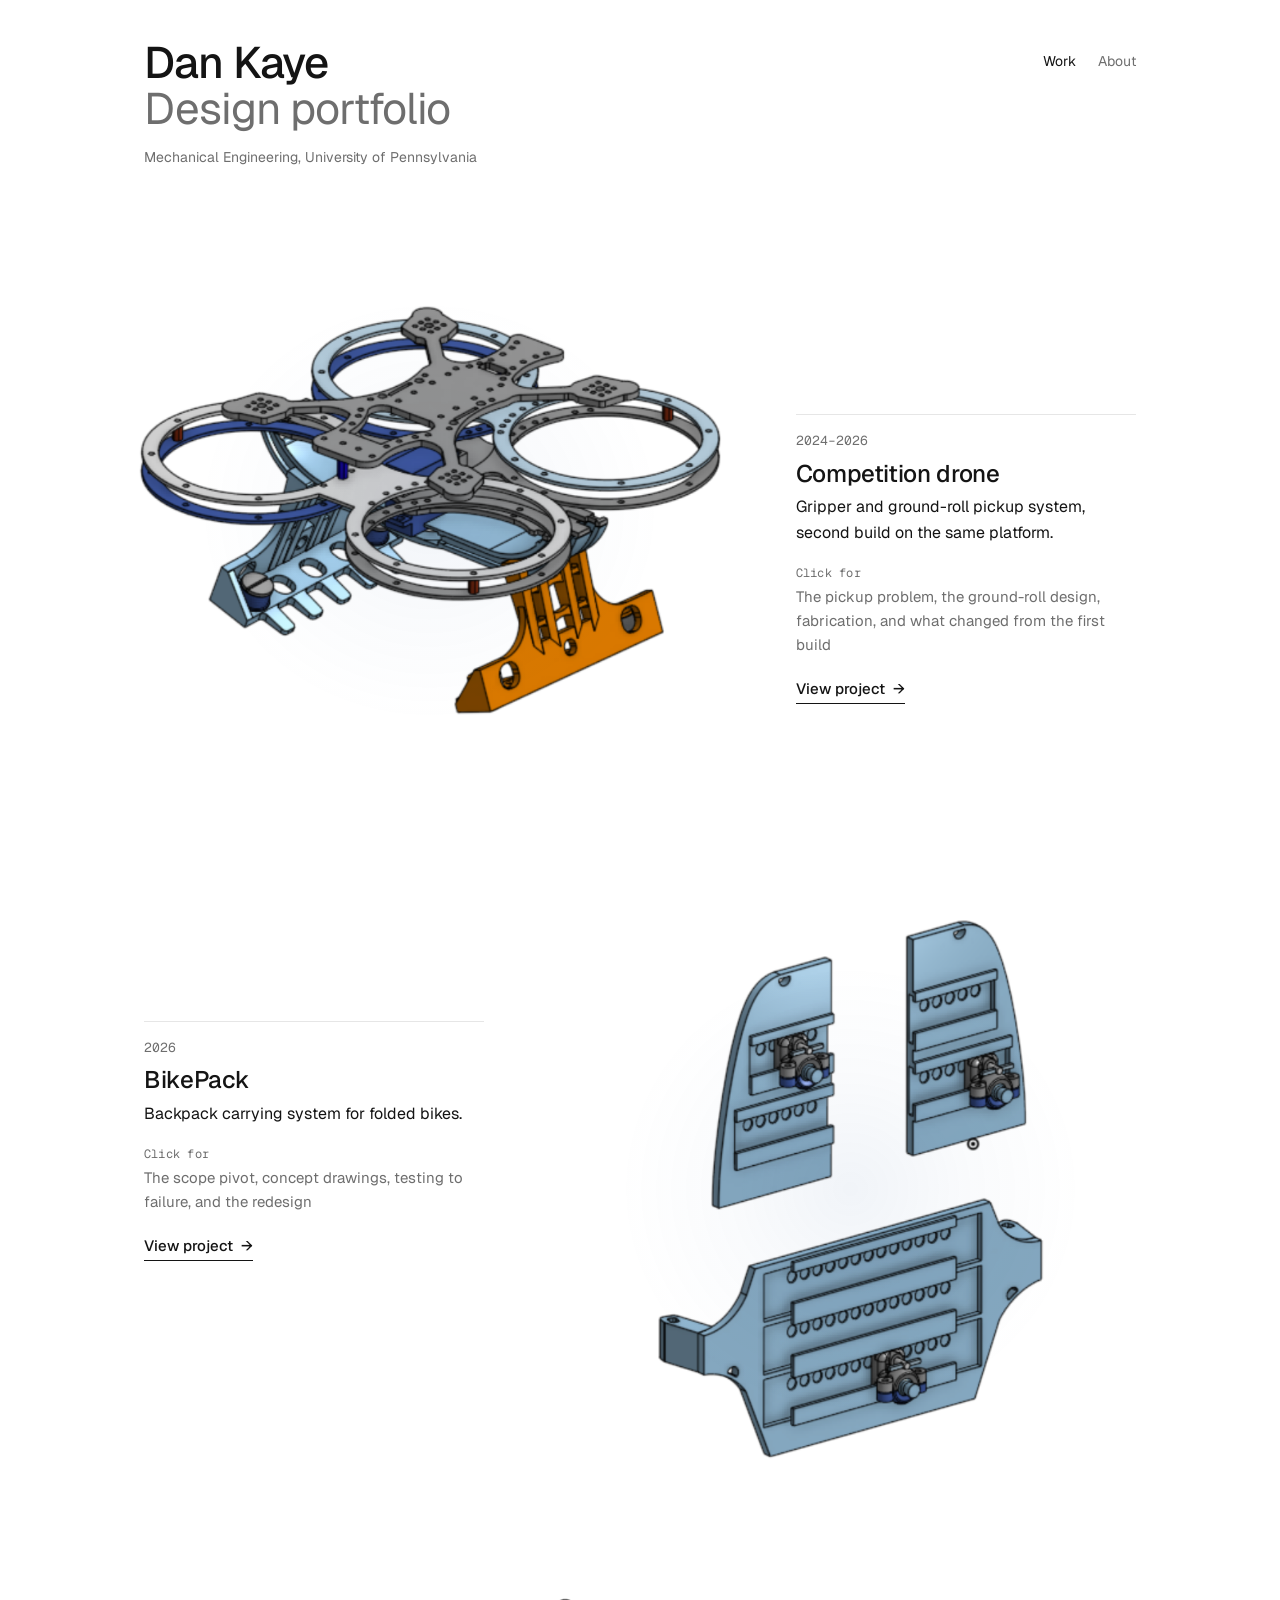
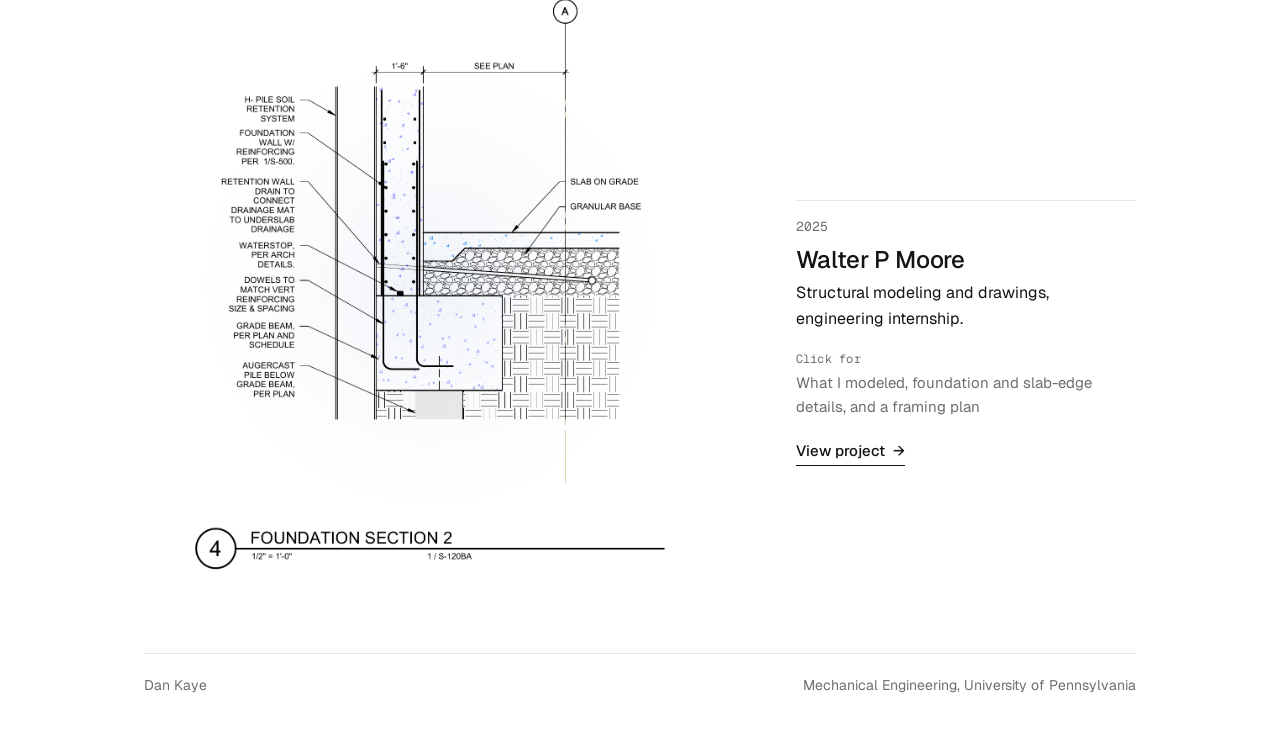
<file: index.html>
<!doctype html>
<html lang="en">
<head>
<meta charset="utf-8">
<meta name="viewport" content="width=device-width, initial-scale=1">
<title>Dan Kaye · Design Portfolio</title>
<meta name="description" content="Design portfolio of Dan Kaye, mechanical engineering student at the University of Pennsylvania.">
<link rel="preconnect" href="https://fonts.googleapis.com">
<link rel="preconnect" href="https://fonts.gstatic.com" crossorigin>
<link rel="stylesheet" href="https://fonts.googleapis.com/css2?family=Geist:wght@400;500&family=Geist+Mono:wght@400&display=swap">
<link rel="stylesheet" href="assets/site.css">
</head>
<body>
<div class="wrap">
  <header class="home-header">
    <div>
      <h1 class="home-name">Dan Kaye</h1>
      <p class="home-title">Design portfolio</p>
      <p class="home-sub">Mechanical Engineering, University of Pennsylvania</p>
    </div>
    <nav class="site-nav" aria-label="Main">
      <a href="./" aria-current="page">Work</a>
      <a href="about.html">About</a>
    </nav>
  </header>

  <main class="work">
    <a class="work-item" href="projects/drone.html">
      <div class="work-shot"><img src="assets/img/drone/gripper-build.png" width="757" height="546" alt="CAD render of the competition drone with its gripper and ground-roll casters"></div>
      <div class="work-text">
        <div class="work-year">2024–2026</div>
        <h2 class="work-title">Competition drone</h2>
        <p class="work-desc">Gripper and ground-roll pickup system, second build on the same platform.</p>
        <p class="work-outline"><span>Click for</span>The pickup problem, the ground-roll design, fabrication, and what changed from the first build</p>
        <span class="work-cta">View project <span aria-hidden="true">→</span></span>
      </div>
    </a>

    <a class="work-item flip" href="projects/bikepack.html">
      <div class="work-shot"><img src="assets/img/bikepack/v2-assembly.png" width="530" height="722" alt="CAD render of the BikePack back plate, shoulder plates and locking anchors"></div>
      <div class="work-text">
        <div class="work-year">2026</div>
        <h2 class="work-title">BikePack</h2>
        <p class="work-desc">Backpack carrying system for folded bikes.</p>
        <p class="work-outline"><span>Click for</span>The scope pivot, concept drawings, testing to failure, and the redesign</p>
        <span class="work-cta">View project <span aria-hidden="true">→</span></span>
      </div>
    </a>

    <a class="work-item" href="projects/walter-p-moore.html">
      <div class="work-shot"><img src="assets/img/wpm/detail4.png" width="1137" height="1370" alt="Foundation section detail from a structural drawing set"></div>
      <div class="work-text">
        <div class="work-year">2025</div>
        <h2 class="work-title">Walter P Moore</h2>
        <p class="work-desc">Structural modeling and drawings, engineering internship.</p>
        <p class="work-outline"><span>Click for</span>What I modeled, foundation and slab-edge details, and a framing plan</p>
        <span class="work-cta">View project <span aria-hidden="true">→</span></span>
      </div>
    </a>
  </main>

  <footer class="site-footer">
    <span>Dan Kaye</span>
    <span>Mechanical Engineering, University of Pennsylvania</span>
  </footer>
</div>
</body>
</html>
</file>
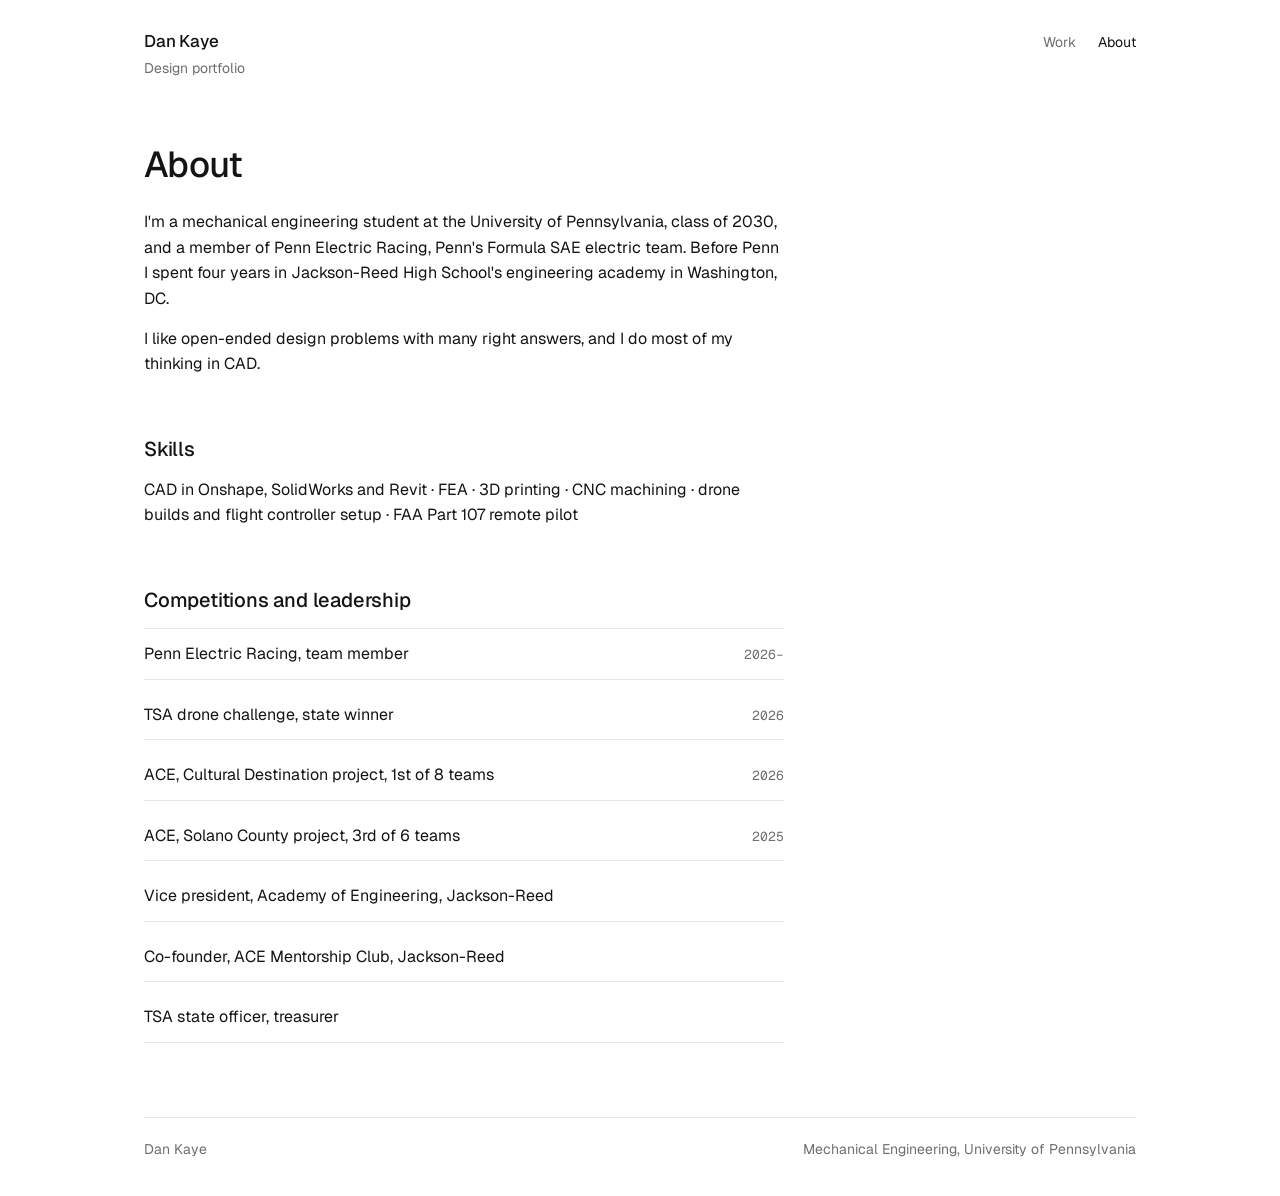
<file: about.html>
<!doctype html>
<html lang="en">
<head>
<meta charset="utf-8">
<meta name="viewport" content="width=device-width, initial-scale=1">
<title>About · Dan Kaye</title>
<meta name="description" content="About Dan Kaye, mechanical engineering student at the University of Pennsylvania.">
<link rel="preconnect" href="https://fonts.googleapis.com">
<link rel="preconnect" href="https://fonts.gstatic.com" crossorigin>
<link rel="stylesheet" href="https://fonts.googleapis.com/css2?family=Geist:wght@400;500&family=Geist+Mono:wght@400&display=swap">
<link rel="stylesheet" href="assets/site.css">
</head>
<body>
<div class="wrap">
  <header class="site-header">
    <div>
      <a class="site-name" href="./">Dan Kaye</a>
      <div class="site-sub">Design portfolio</div>
    </div>
    <nav class="site-nav" aria-label="Main">
      <a href="./">Work</a>
      <a href="about.html" aria-current="page">About</a>
    </nav>
  </header>

  <main class="about">
    <div class="prose">
      <h1>About</h1>
      <p>I'm a mechanical engineering student at the University of Pennsylvania, class of 2030, and a member of Penn Electric Racing, Penn's Formula SAE electric team. Before Penn I spent four years in Jackson-Reed High School's engineering academy in Washington, DC.</p>
      <p>I like open-ended design problems with many right answers, and I do most of my thinking in CAD.</p>

      <h2>Skills</h2>
      <p>CAD in Onshape, SolidWorks and Revit · FEA · 3D printing · CNC machining · drone builds and flight controller setup · FAA Part 107 remote pilot</p>

      <h2>Competitions and leadership</h2>
    </div>
    <ul class="list prose">
      <li><span>Penn Electric Racing, team member</span><span>2026–</span></li>
      <li><span>TSA drone challenge, state winner</span><span>2026</span></li>
      <li><span>ACE, Cultural Destination project, 1st of 8 teams</span><span>2026</span></li>
      <li><span>ACE, Solano County project, 3rd of 6 teams</span><span>2025</span></li>
      <li><span>Vice president, Academy of Engineering, Jackson-Reed</span><span></span></li>
      <li><span>Co-founder, ACE Mentorship Club, Jackson-Reed</span><span></span></li>
      <li><span>TSA state officer, treasurer</span><span></span></li>
    </ul>
  </main>

  <footer class="site-footer">
    <span>Dan Kaye</span>
    <span>Mechanical Engineering, University of Pennsylvania</span>
  </footer>
</div>
</body>
</html>
</file>
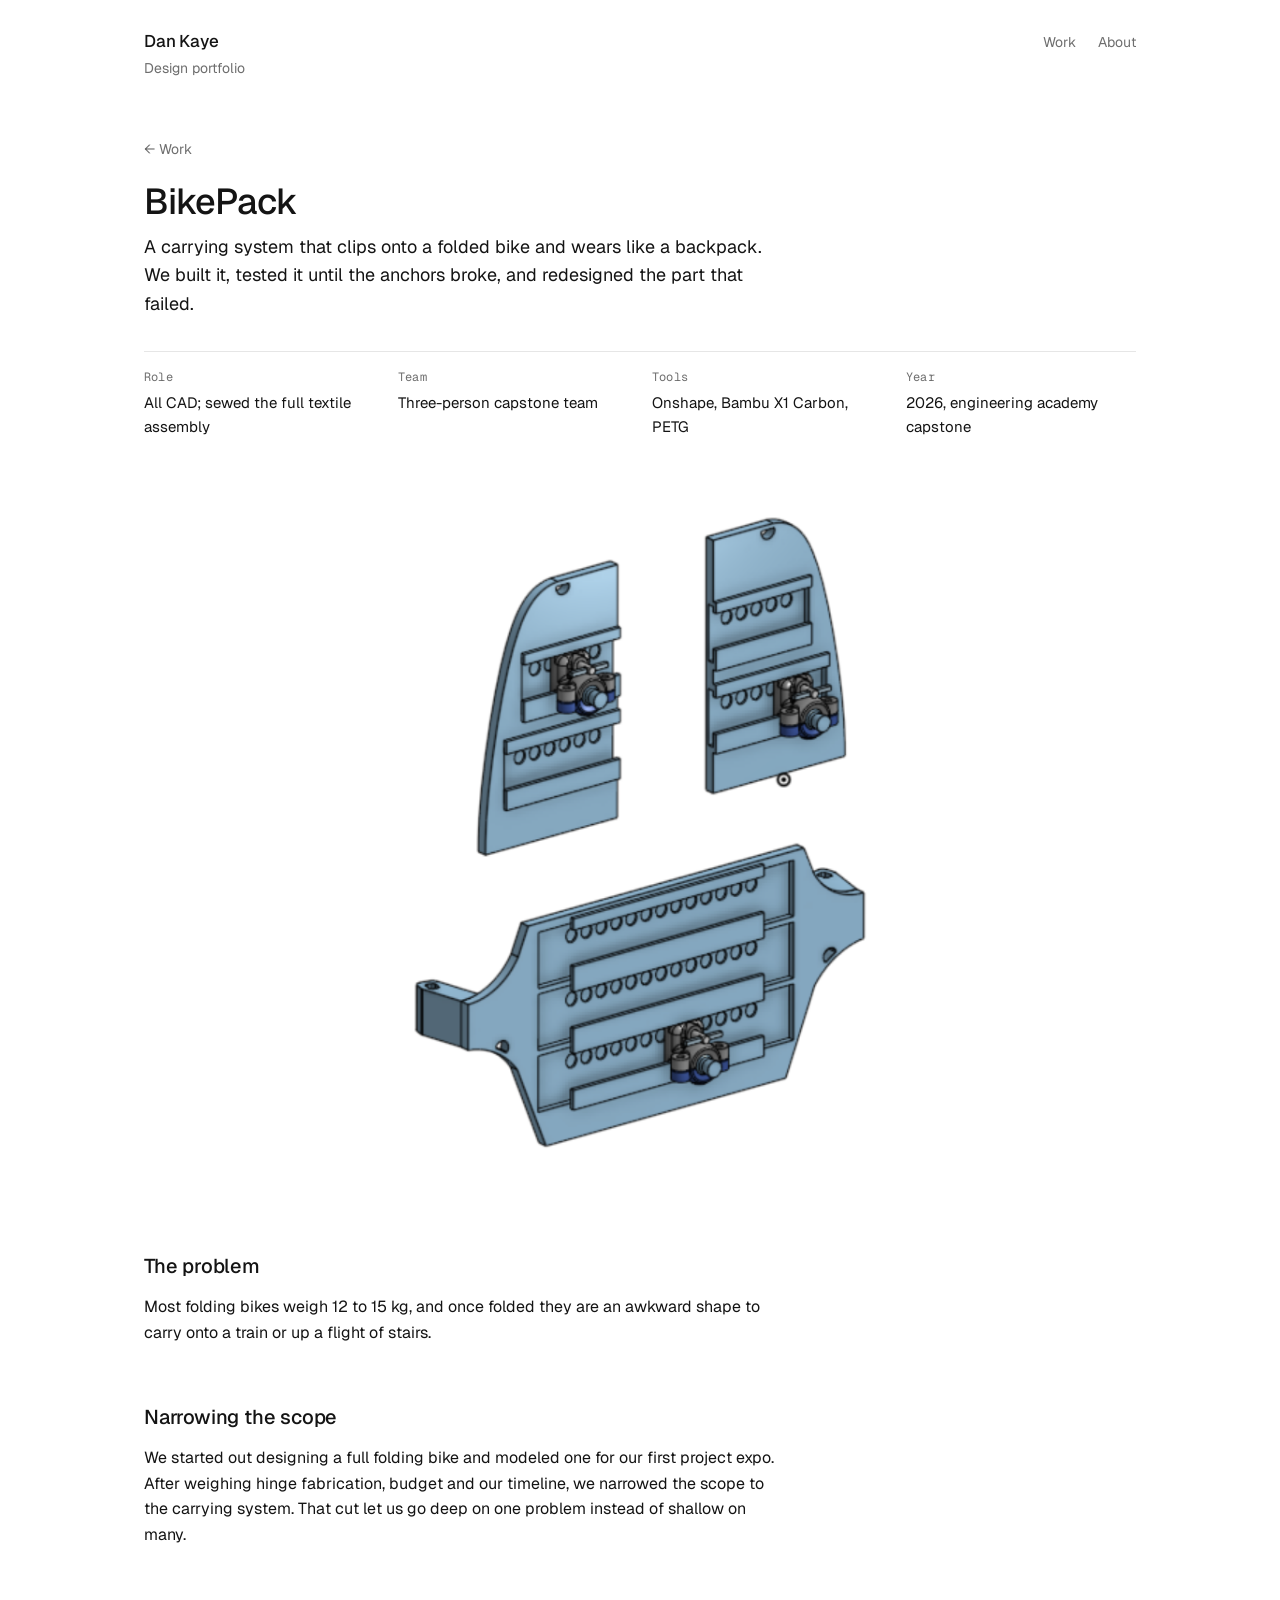
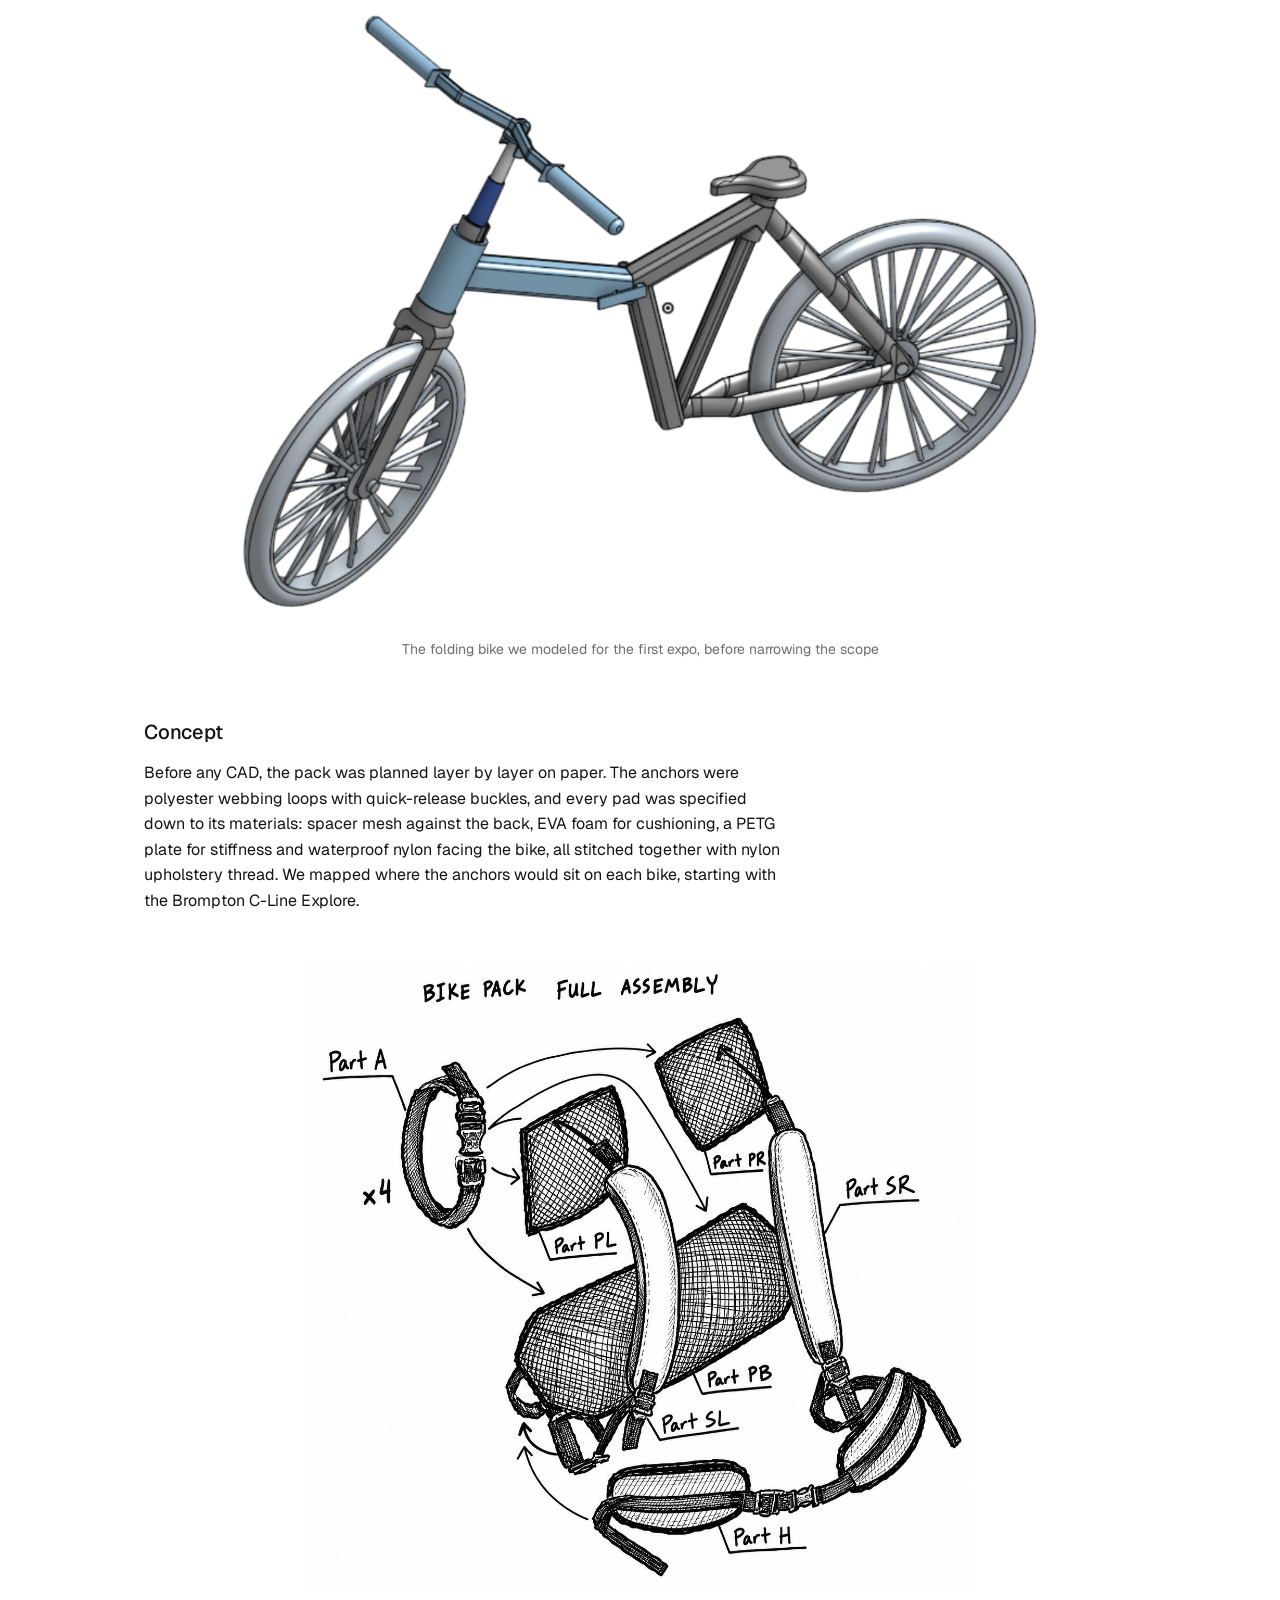
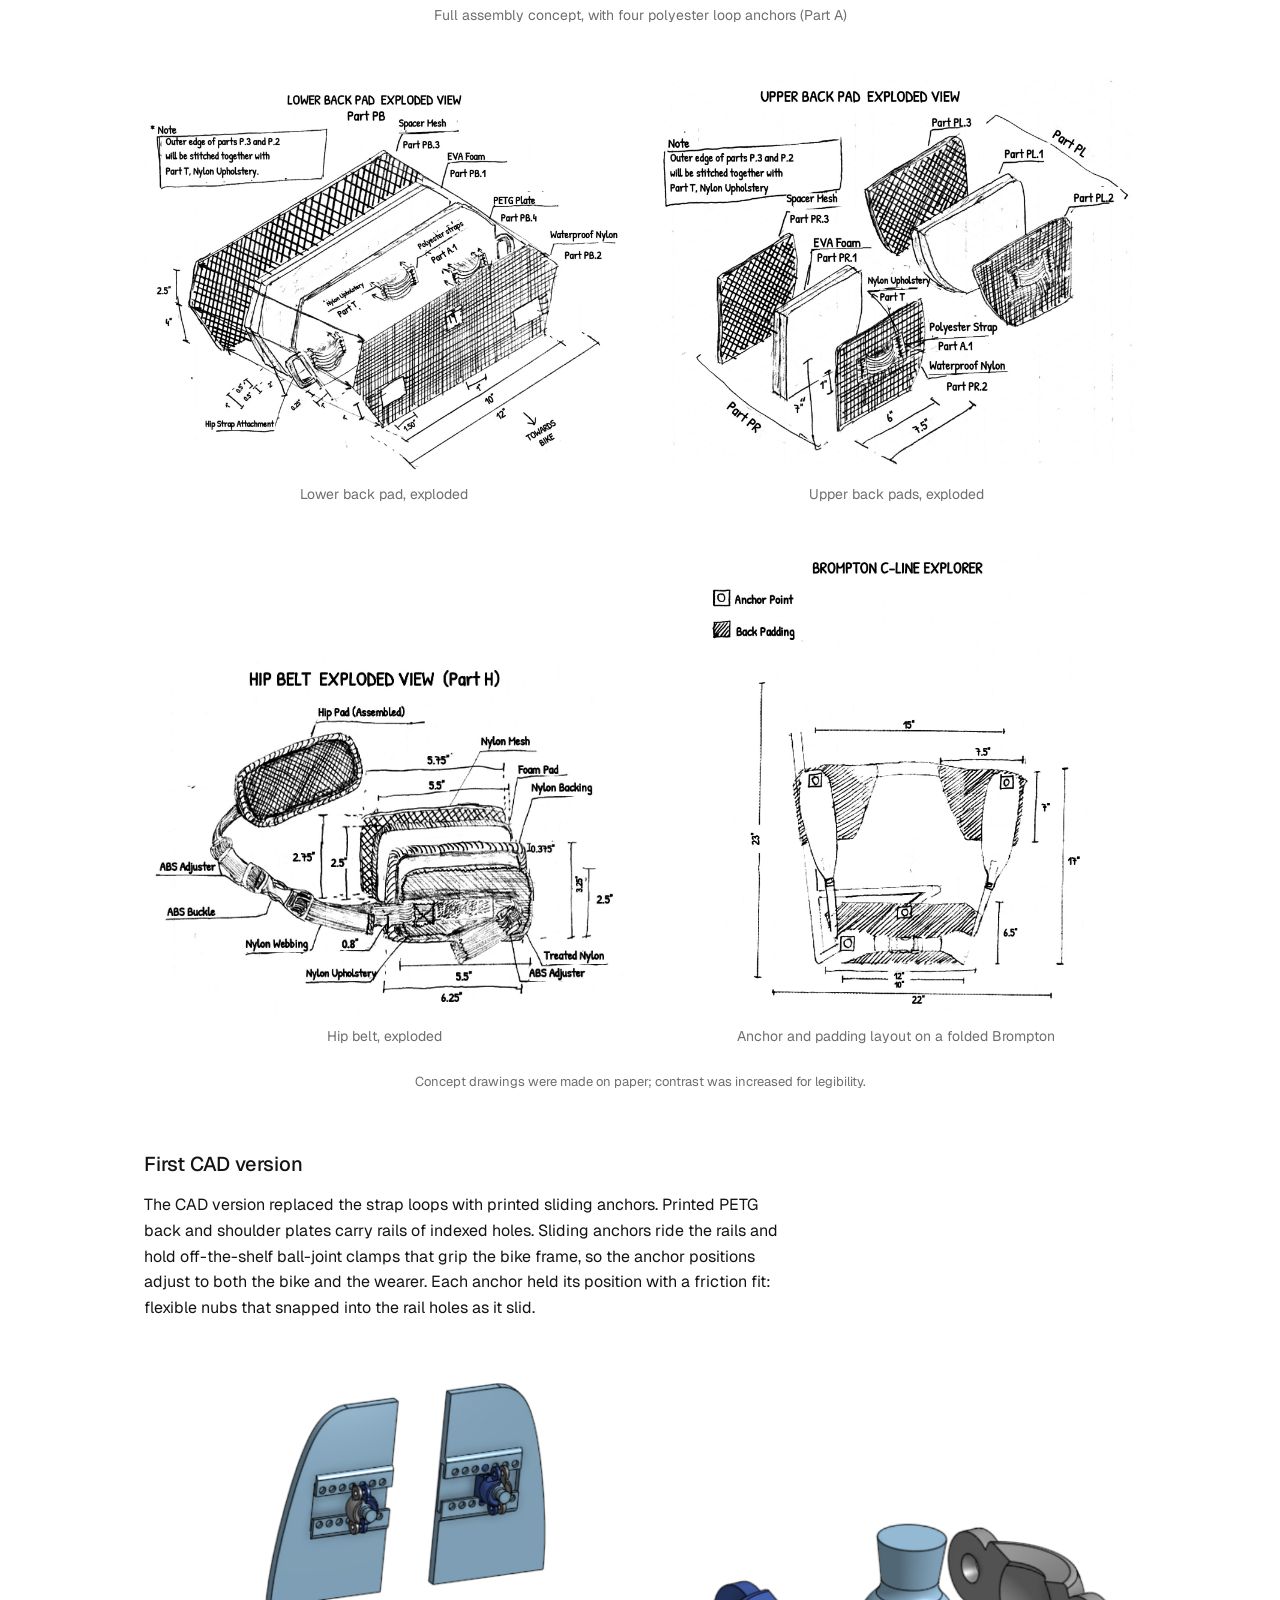
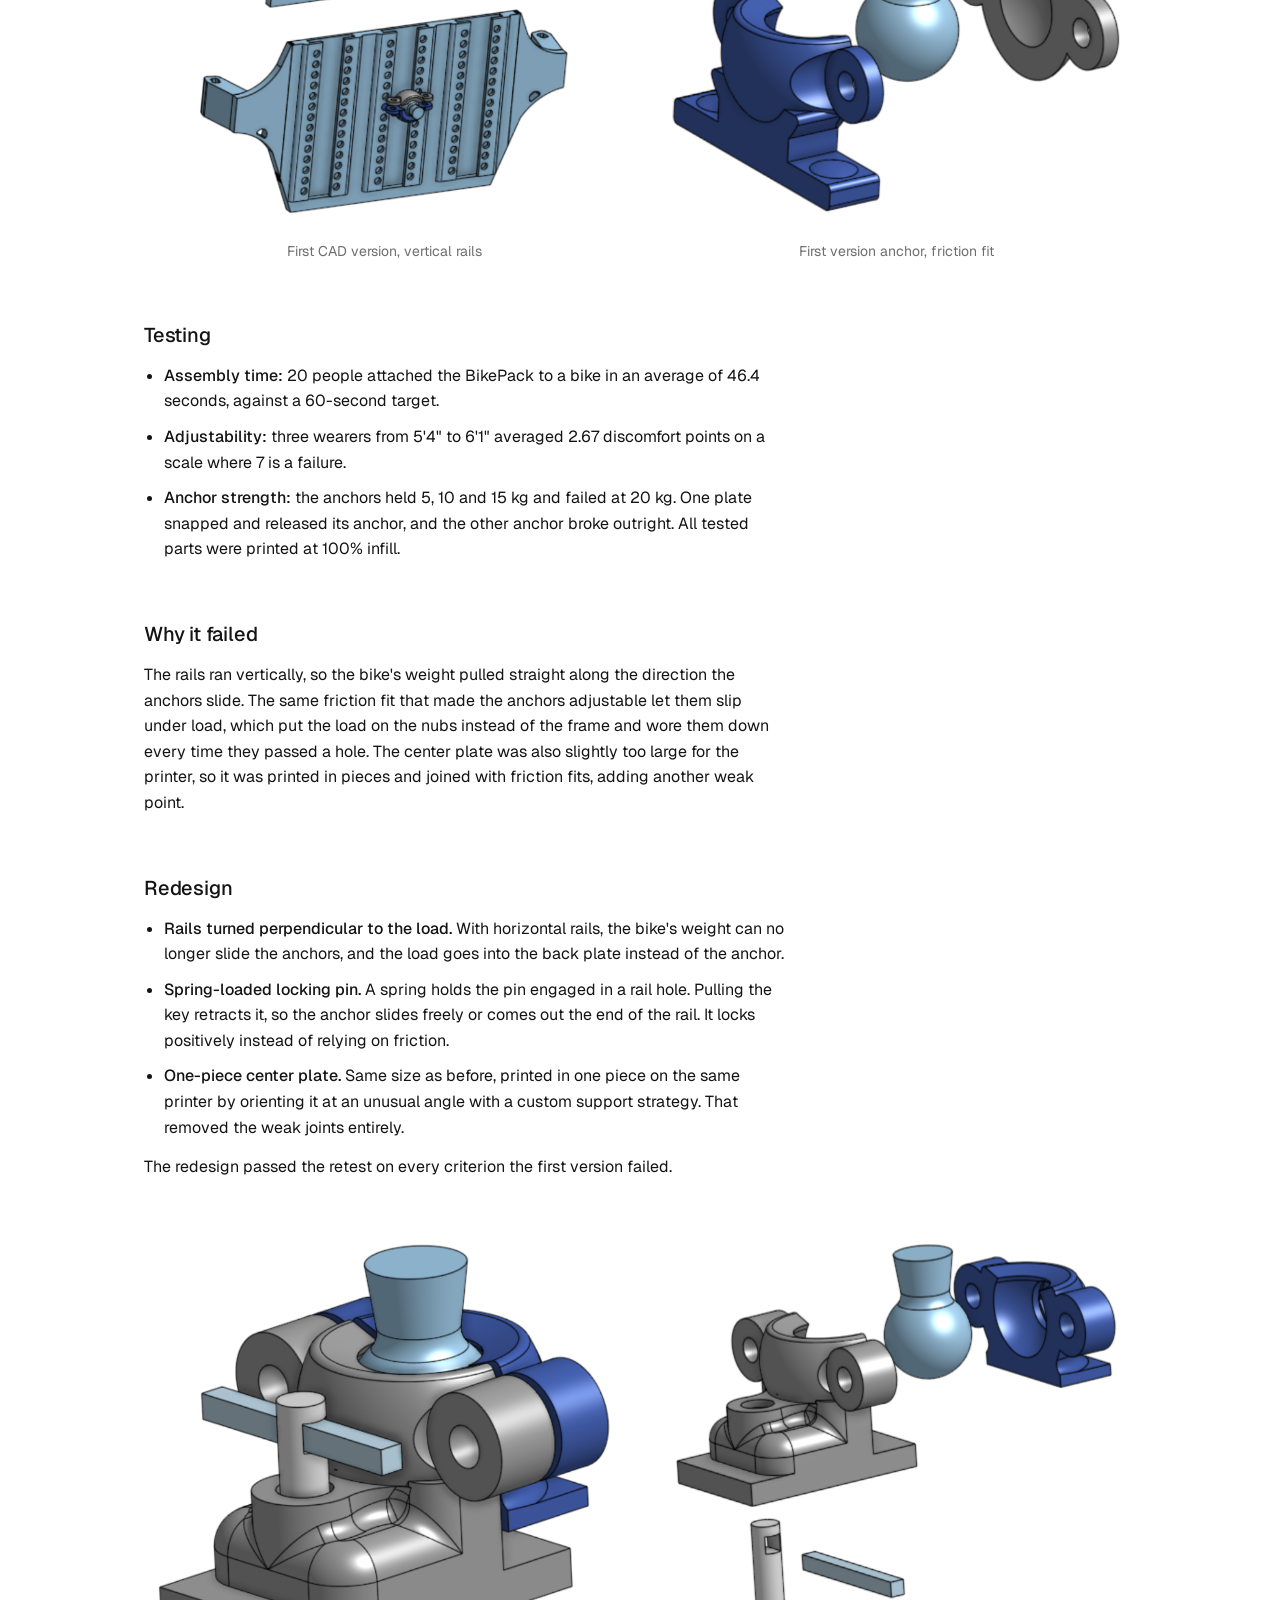
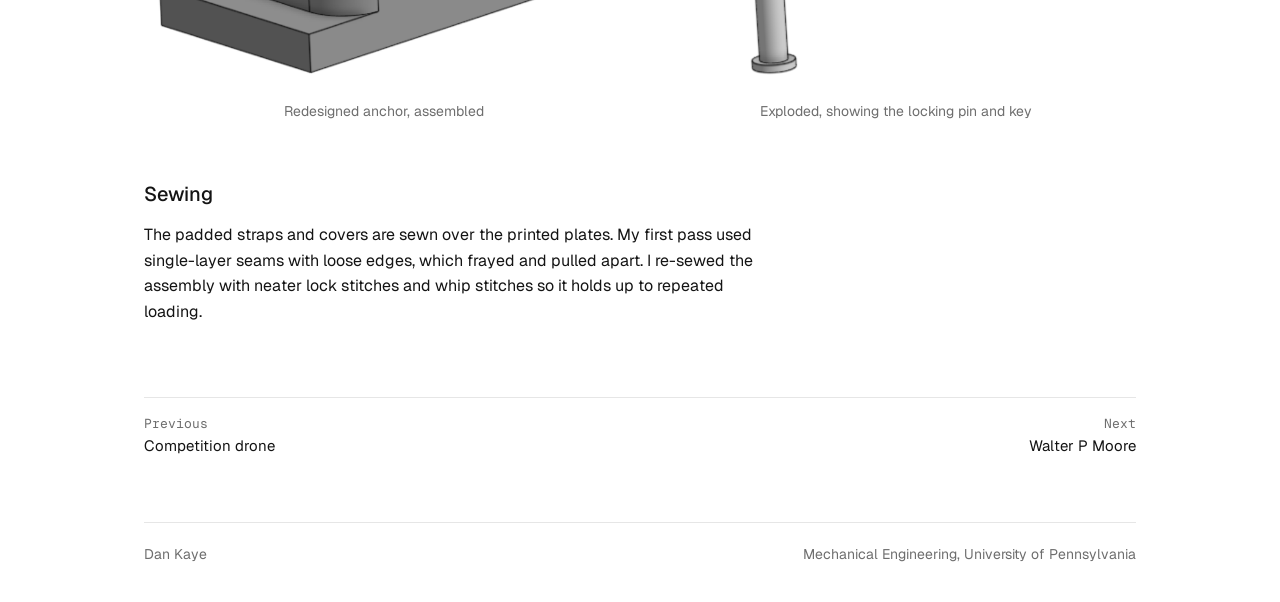
<file: projects/bikepack.html>
<!doctype html>
<html lang="en">
<head>
<meta charset="utf-8">
<meta name="viewport" content="width=device-width, initial-scale=1">
<title>BikePack · Dan Kaye</title>
<meta name="description" content="A backpack carrying system for folded bikes: designed, tested to failure and redesigned.">
<link rel="preconnect" href="https://fonts.googleapis.com">
<link rel="preconnect" href="https://fonts.gstatic.com" crossorigin>
<link rel="stylesheet" href="https://fonts.googleapis.com/css2?family=Geist:wght@400;500&family=Geist+Mono:wght@400&display=swap">
<link rel="stylesheet" href="../assets/site.css">
</head>
<body>
<div class="wrap">
  <header class="site-header">
    <div>
      <a class="site-name" href="../">Dan Kaye</a>
      <div class="site-sub">Design portfolio</div>
    </div>
    <nav class="site-nav" aria-label="Main">
      <a href="../">Work</a>
      <a href="../about.html">About</a>
    </nav>
  </header>

  <main class="project">
    <a class="back" href="../">← Work</a>
    <h1>BikePack</h1>
    <p class="lede">A carrying system that clips onto a folded bike and wears like a backpack. We built it, tested it until the anchors broke, and redesigned the part that failed.</p>

    <dl class="facts">
      <div><dt>Role</dt><dd>All CAD; sewed the full textile assembly</dd></div>
      <div><dt>Team</dt><dd>Three-person capstone team</dd></div>
      <div><dt>Tools</dt><dd>Onshape, Bambu X1 Carbon, PETG</dd></div>
      <div><dt>Year</dt><dd>2026, engineering academy capstone</dd></div>
    </dl>

    <figure class="hero"><img src="../assets/img/bikepack/v2-assembly.png" width="530" height="722" alt="Final design: back plate with horizontal rails and two shoulder plates, each with a locking anchor"></figure>

    <div class="prose">
      <h2>The problem</h2>
      <p>Most folding bikes weigh 12 to 15 kg, and once folded they are an awkward shape to carry onto a train or up a flight of stairs.</p>

      <h2>Narrowing the scope</h2>
      <p>We started out designing a full folding bike and modeled one for our first project expo. After weighing hinge fabrication, budget and our timeline, we narrowed the scope to the carrying system. That cut let us go deep on one problem instead of shallow on many.</p>
    </div>

    <figure class="figure"><div class="frame"><img src="../assets/img/bikepack/concept-bike.png" width="1143" height="832" alt="CAD model of a folding bike with a hinged top tube"></div><figcaption>The folding bike we modeled for the first expo, before narrowing the scope</figcaption></figure>

    <div class="prose">
      <h2>Concept</h2>
      <p>Before any CAD, the pack was planned layer by layer on paper. The anchors were polyester webbing loops with quick-release buckles, and every pad was specified down to its materials: spacer mesh against the back, EVA foam for cushioning, a PETG plate for stiffness and waterproof nylon facing the bike, all stitched together with nylon upholstery thread. We mapped where the anchors would sit on each bike, starting with the Brompton C-Line Explore.</p>
    </div>

    <figure class="figure"><div class="frame"><img src="../assets/img/bikepack/sketch-assembly.jpg" width="1280" height="1210" alt="Hand drawing of the full assembly: four strap anchors, upper pads, lower back pad, shoulder straps and hip belt"></div><figcaption>Full assembly concept, with four polyester loop anchors (Part A)</figcaption></figure>

    <div class="pair">
      <figure><div class="frame"><img src="../assets/img/bikepack/sketch-lower-pad.jpg" width="1600" height="1269" alt="Hand drawing of the lower back pad exploded into spacer mesh, EVA foam, PETG plate and waterproof nylon, with dimensions"></div><figcaption>Lower back pad, exploded</figcaption></figure>
      <figure><div class="frame"><img src="../assets/img/bikepack/sketch-upper-pad.jpg" width="1600" height="1323" alt="Hand drawing of the upper back pads exploded into spacer mesh, EVA foam and waterproof nylon, with dimensions"></div><figcaption>Upper back pads, exploded</figcaption></figure>
    </div>

    <div class="pair">
      <figure><div class="frame"><img src="../assets/img/bikepack/sketch-hip-belt.jpg" width="1297" height="956" alt="Hand drawing of the hip belt exploded into mesh, foam, nylon backing, webbing and buckles, with dimensions"></div><figcaption>Hip belt, exploded</figcaption></figure>
      <figure><div class="frame"><img src="../assets/img/bikepack/sketch-anchor-layout.jpg" width="1238" height="1479" alt="Hand drawing of anchor points and back padding laid out on a folded Brompton, with dimensions"></div><figcaption>Anchor and padding layout on a folded Brompton</figcaption></figure>
    </div>
    <p class="note">Concept drawings were made on paper; contrast was increased for legibility.</p>

    <div class="prose">
      <h2>First CAD version</h2>
      <p>The CAD version replaced the strap loops with printed sliding anchors. Printed PETG back and shoulder plates carry rails of indexed holes. Sliding anchors ride the rails and hold off-the-shelf ball-joint clamps that grip the bike frame, so the anchor positions adjust to both the bike and the wearer. Each anchor held its position with a friction fit: flexible nubs that snapped into the rail holes as it slid.</p>
    </div>

    <div class="pair">
      <figure><div class="frame"><img src="../assets/img/bikepack/v1-assembly.png" width="641" height="742" alt="First version: back plate with vertical rails and two shoulder plates"></div><figcaption>First CAD version, vertical rails</figcaption></figure>
      <figure><div class="frame"><img src="../assets/img/bikepack/v1-anchor.png" width="702" height="470" alt="First version anchor, exploded: printed base, ball clamp and cap"></div><figcaption>First version anchor, friction fit</figcaption></figure>
    </div>

    <div class="prose">
      <h2>Testing</h2>
      <ul>
        <li><strong>Assembly time:</strong> 20 people attached the BikePack to a bike in an average of 46.4 seconds, against a 60-second target.</li>
        <li><strong>Adjustability:</strong> three wearers from 5'4" to 6'1" averaged 2.67 discomfort points on a scale where 7 is a failure.</li>
        <li><strong>Anchor strength:</strong> the anchors held 5, 10 and 15 kg and failed at 20 kg. One plate snapped and released its anchor, and the other anchor broke outright. All tested parts were printed at 100% infill.</li>
      </ul>

      <h2>Why it failed</h2>
      <p>The rails ran vertically, so the bike's weight pulled straight along the direction the anchors slide. The same friction fit that made the anchors adjustable let them slip under load, which put the load on the nubs instead of the frame and wore them down every time they passed a hole. The center plate was also slightly too large for the printer, so it was printed in pieces and joined with friction fits, adding another weak point.</p>

      <h2>Redesign</h2>
      <ul>
        <li><strong>Rails turned perpendicular to the load.</strong> With horizontal rails, the bike's weight can no longer slide the anchors, and the load goes into the back plate instead of the anchor.</li>
        <li><strong>Spring-loaded locking pin.</strong> A spring holds the pin engaged in a rail hole. Pulling the key retracts it, so the anchor slides freely or comes out the end of the rail. It locks positively instead of relying on friction.</li>
        <li><strong>One-piece center plate.</strong> Same size as before, printed in one piece on the same printer by orienting it at an unusual angle with a custom support strategy. That removed the weak joints entirely.</li>
      </ul>
      <p>The redesign passed the retest on every criterion the first version failed.</p>
    </div>

    <div class="pair">
      <figure><div class="frame"><img src="../assets/img/bikepack/v2-anchor-assembled.png" width="787" height="750" alt="Redesigned anchor assembled: printed housing with ball clamp, locking pin and key"></div><figcaption>Redesigned anchor, assembled</figcaption></figure>
      <figure><div class="frame"><img src="../assets/img/bikepack/v2-anchor.png" width="708" height="689" alt="Redesigned anchor, exploded: housing, ball clamp, cap, locking pin and key"></div><figcaption>Exploded, showing the locking pin and key</figcaption></figure>
    </div>

    <div class="prose">
      <h2>Sewing</h2>
      <p>The padded straps and covers are sewn over the printed plates. My first pass used single-layer seams with loose edges, which frayed and pulled apart. I re-sewed the assembly with neater lock stitches and whip stitches so it holds up to repeated loading.</p>
    </div>

    <nav class="next" aria-label="More projects">
      <a href="drone.html"><span>Previous</span>Competition drone</a>
      <a href="walter-p-moore.html" style="text-align:right"><span>Next</span>Walter P Moore</a>
    </nav>
  </main>

  <footer class="site-footer">
    <span>Dan Kaye</span>
    <span>Mechanical Engineering, University of Pennsylvania</span>
  </footer>
</div>
</body>
</html>
</file>
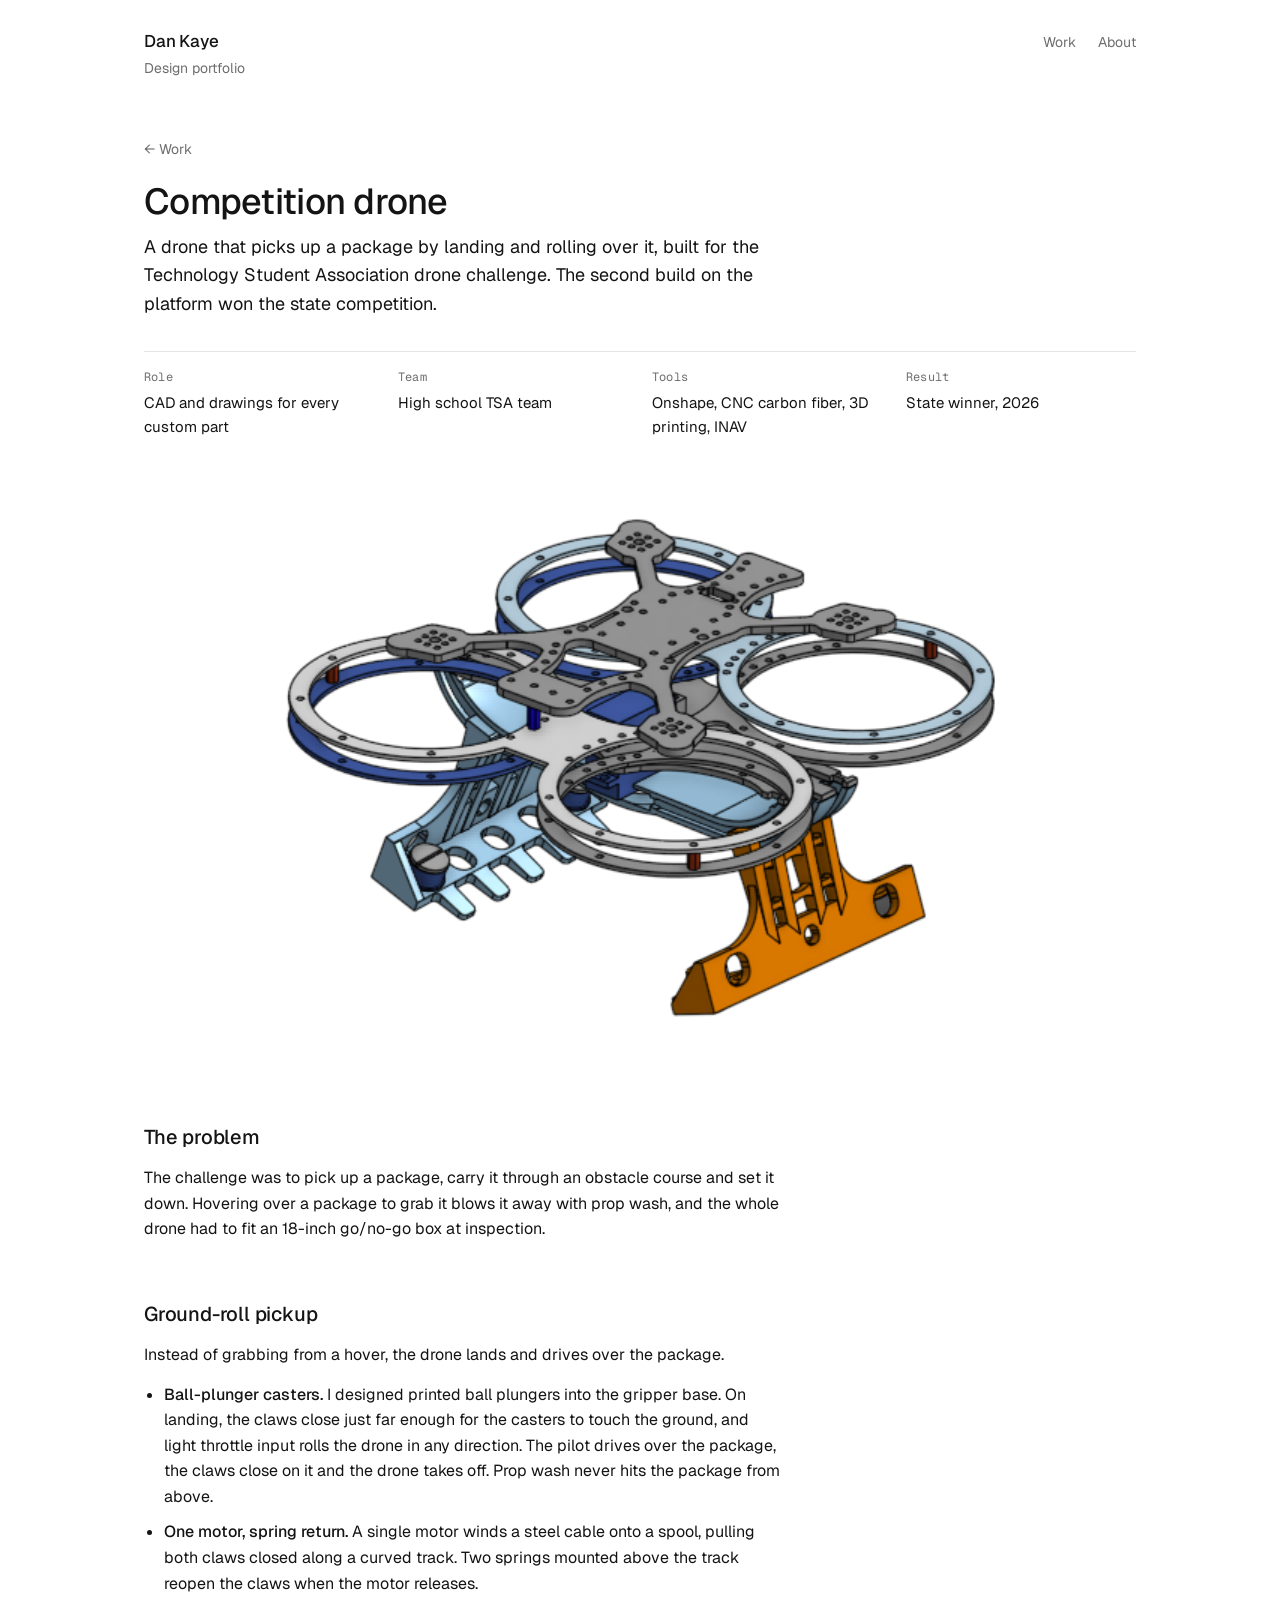
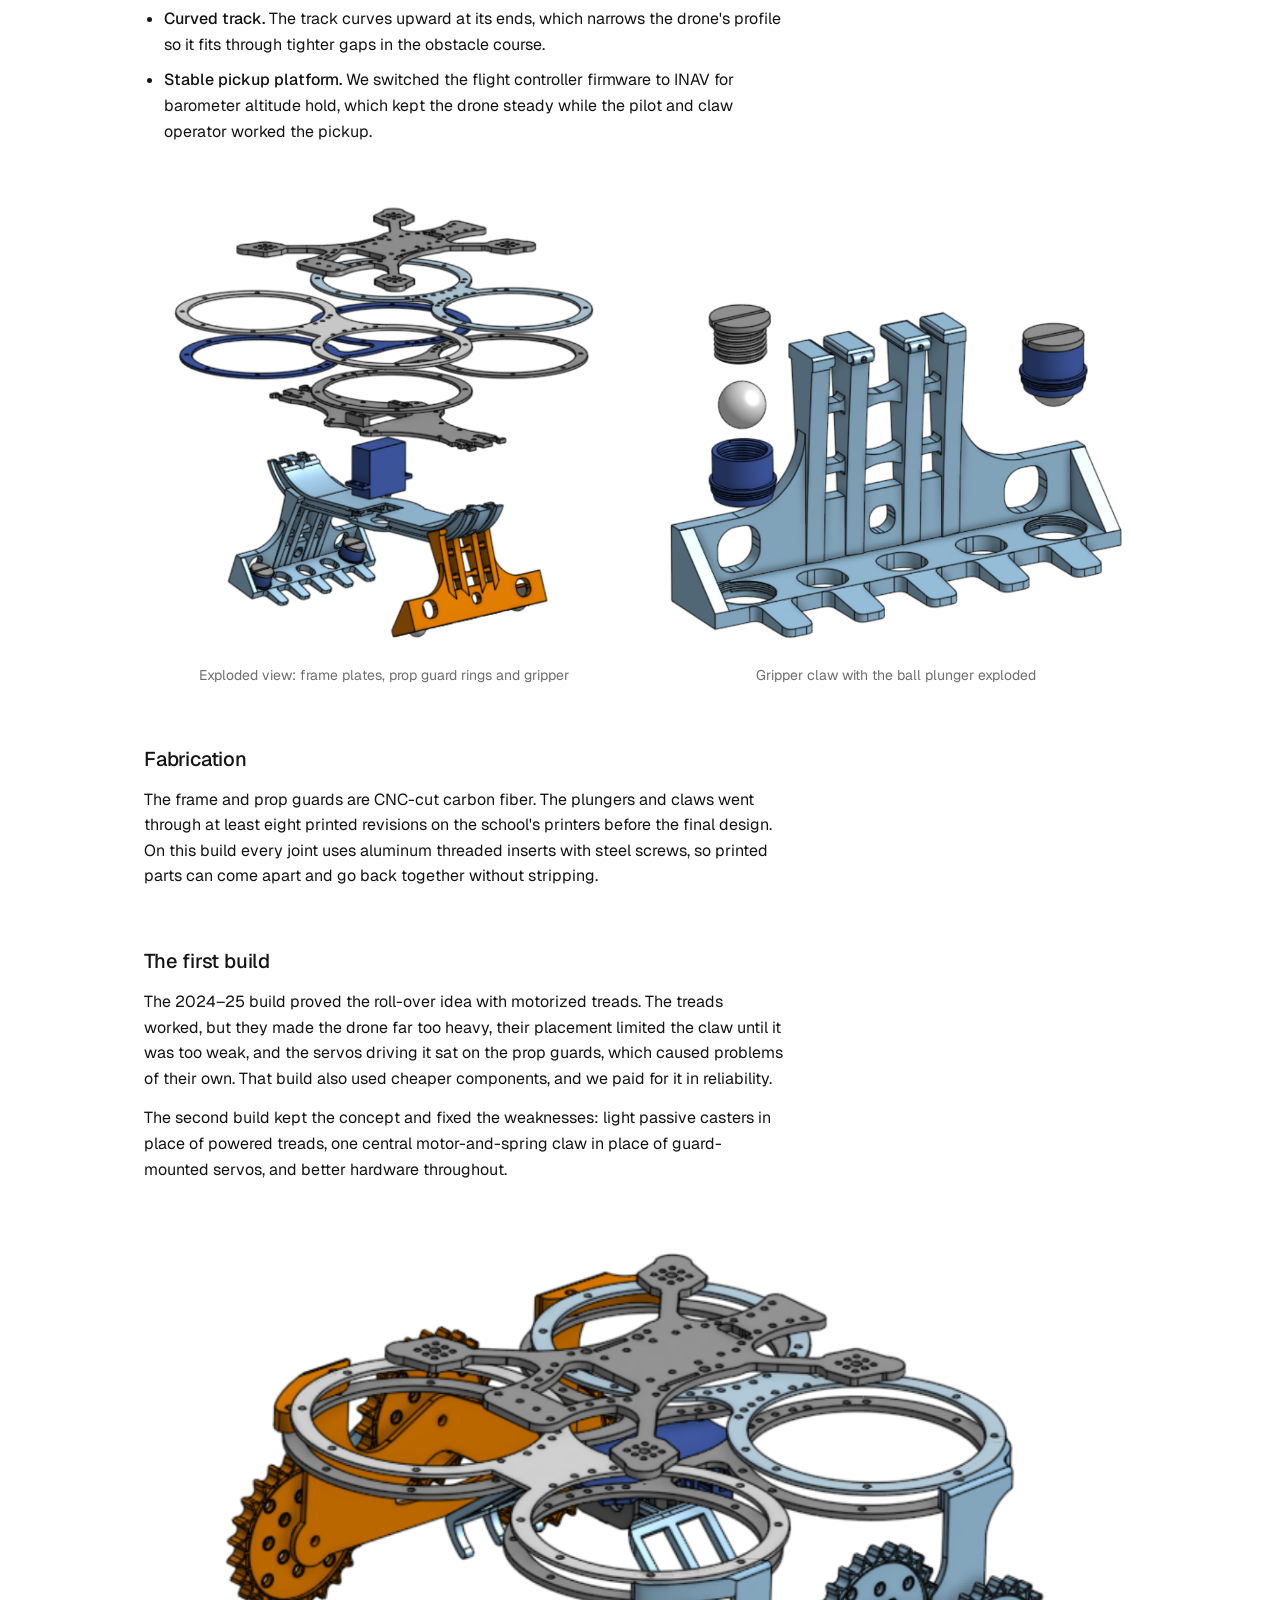
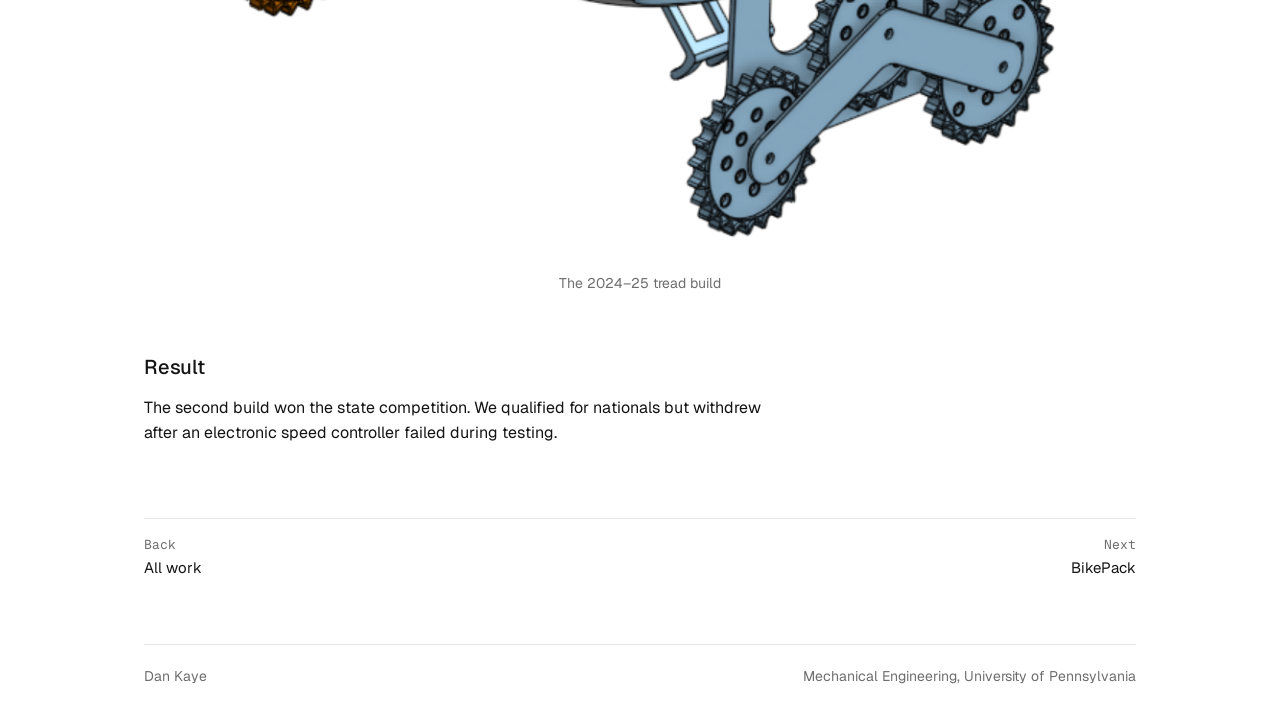
<file: projects/drone.html>
<!doctype html>
<html lang="en">
<head>
<meta charset="utf-8">
<meta name="viewport" content="width=device-width, initial-scale=1">
<title>Competition drone · Dan Kaye</title>
<meta name="description" content="A competition drone that picks up packages from the ground, designed across two seasons.">
<link rel="preconnect" href="https://fonts.googleapis.com">
<link rel="preconnect" href="https://fonts.gstatic.com" crossorigin>
<link rel="stylesheet" href="https://fonts.googleapis.com/css2?family=Geist:wght@400;500&family=Geist+Mono:wght@400&display=swap">
<link rel="stylesheet" href="../assets/site.css">
</head>
<body>
<div class="wrap">
  <header class="site-header">
    <div>
      <a class="site-name" href="../">Dan Kaye</a>
      <div class="site-sub">Design portfolio</div>
    </div>
    <nav class="site-nav" aria-label="Main">
      <a href="../">Work</a>
      <a href="../about.html">About</a>
    </nav>
  </header>

  <main class="project">
    <a class="back" href="../">← Work</a>
    <h1>Competition drone</h1>
    <p class="lede">A drone that picks up a package by landing and rolling over it, built for the Technology Student Association drone challenge. The second build on the platform won the state competition.</p>

    <dl class="facts">
      <div><dt>Role</dt><dd>CAD and drawings for every custom part</dd></div>
      <div><dt>Team</dt><dd>High school TSA team</dd></div>
      <div><dt>Tools</dt><dd>Onshape, CNC carbon fiber, 3D printing, INAV</dd></div>
      <div><dt>Result</dt><dd>State winner, 2026</dd></div>
    </dl>

    <figure class="hero"><img src="../assets/img/drone/gripper-build.png" width="757" height="546" alt="Assembled CAD render of the drone: carbon frame, ring prop guards and gripper with casters"></figure>

    <div class="prose">
      <h2>The problem</h2>
      <p>The challenge was to pick up a package, carry it through an obstacle course and set it down. Hovering over a package to grab it blows it away with prop wash, and the whole drone had to fit an 18-inch go/no-go box at inspection.</p>

      <h2>Ground-roll pickup</h2>
      <p>Instead of grabbing from a hover, the drone lands and drives over the package.</p>
      <ul>
        <li><strong>Ball-plunger casters.</strong> I designed printed ball plungers into the gripper base. On landing, the claws close just far enough for the casters to touch the ground, and light throttle input rolls the drone in any direction. The pilot drives over the package, the claws close on it and the drone takes off. Prop wash never hits the package from above.</li>
        <li><strong>One motor, spring return.</strong> A single motor winds a steel cable onto a spool, pulling both claws closed along a curved track. Two springs mounted above the track reopen the claws when the motor releases.</li>
        <li><strong>Curved track.</strong> The track curves upward at its ends, which narrows the drone's profile so it fits through tighter gaps in the obstacle course.</li>
        <li><strong>Stable pickup platform.</strong> We switched the flight controller firmware to INAV for barometer altitude hold, which kept the drone steady while the pilot and claw operator worked the pickup.</li>
      </ul>
    </div>

    <div class="pair">
      <figure><div class="frame"><img src="../assets/img/drone/gripper-build-exploded.png" width="709" height="724" alt="Exploded view of the frame plates, prop guard rings, claw motor and gripper"></div><figcaption>Exploded view: frame plates, prop guard rings and gripper</figcaption></figure>
      <figure><div class="frame"><img src="../assets/img/drone/gripper-detail.png" width="821" height="620" alt="Gripper claw with exploded ball plunger: housing, ball and threaded cap"></div><figcaption>Gripper claw with the ball plunger exploded</figcaption></figure>
    </div>

    <div class="prose">
      <h2>Fabrication</h2>
      <p>The frame and prop guards are CNC-cut carbon fiber. The plungers and claws went through at least eight printed revisions on the school's printers before the final design. On this build every joint uses aluminum threaded inserts with steel screws, so printed parts can come apart and go back together without stripping.</p>

      <h2>The first build</h2>
      <p>The 2024–25 build proved the roll-over idea with motorized treads. The treads worked, but they made the drone far too heavy, their placement limited the claw until it was too weak, and the servos driving it sat on the prop guards, which caused problems of their own. That build also used cheaper components, and we paid for it in reliability.</p>
      <p>The second build kept the concept and fixed the weaknesses: light passive casters in place of powered treads, one central motor-and-spring claw in place of guard-mounted servos, and better hardware throughout.</p>
    </div>

    <figure class="figure"><div class="frame"><img src="../assets/img/drone/tread-build.png" width="913" height="657" alt="CAD render of the first build with tread modules on each side"></div><figcaption>The 2024–25 tread build</figcaption></figure>

    <div class="prose">
      <h2>Result</h2>
      <p>The second build won the state competition. We qualified for nationals but withdrew after an electronic speed controller failed during testing.</p>
    </div>

    <nav class="next" aria-label="More projects">
      <a href="../"><span>Back</span>All work</a>
      <a href="bikepack.html" style="text-align:right"><span>Next</span>BikePack</a>
    </nav>
  </main>

  <footer class="site-footer">
    <span>Dan Kaye</span>
    <span>Mechanical Engineering, University of Pennsylvania</span>
  </footer>
</div>
</body>
</html>
</file>
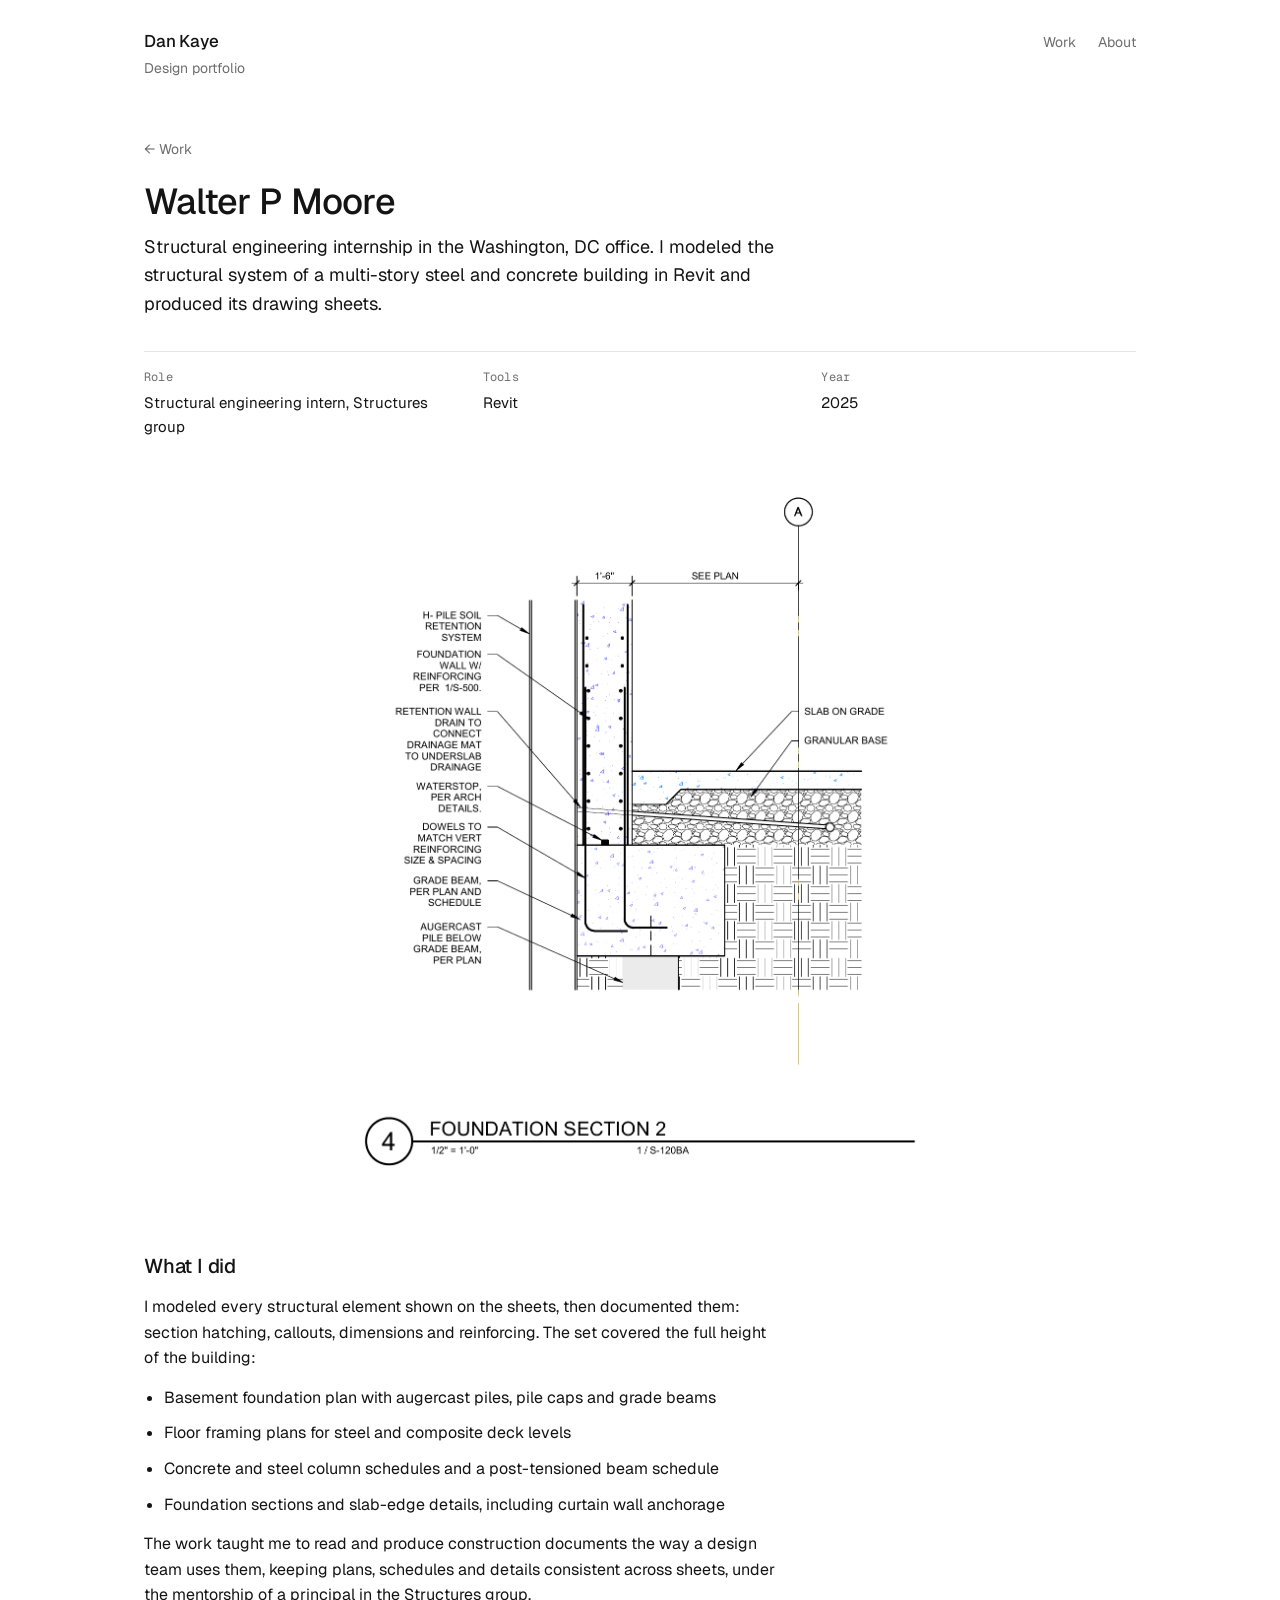
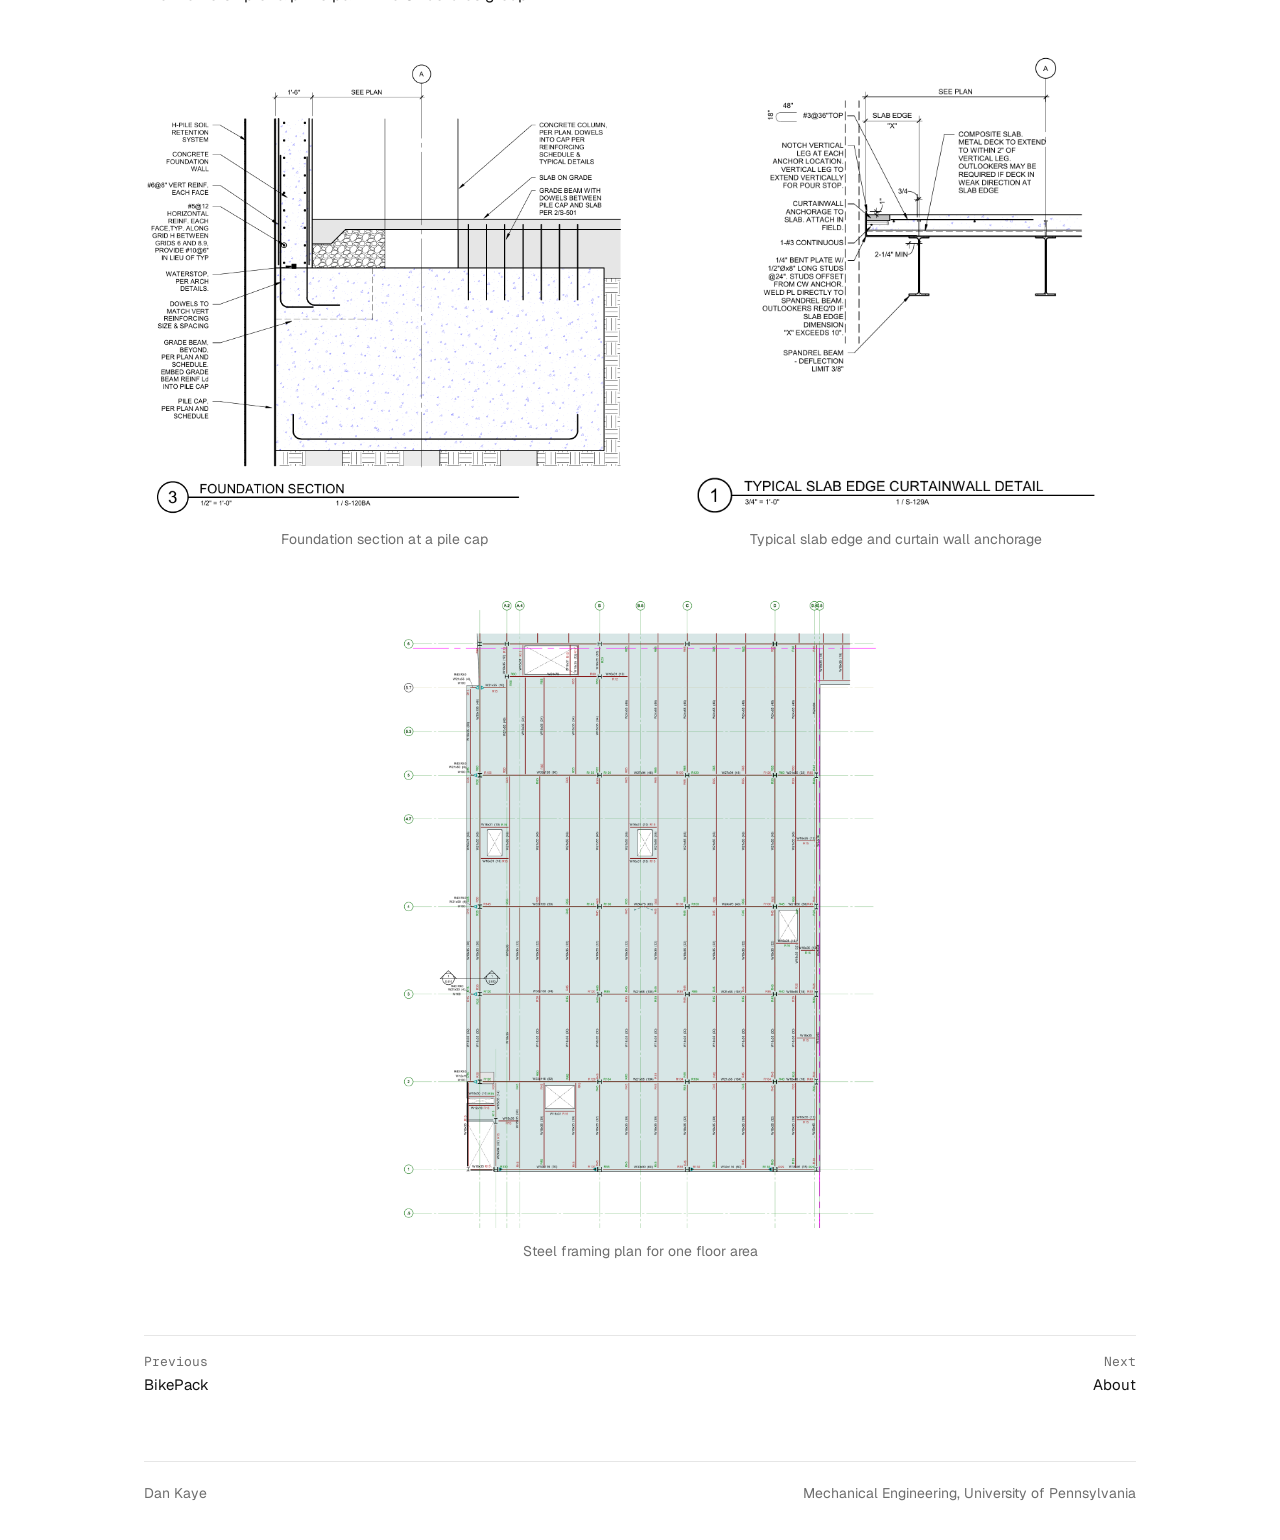
<file: projects/walter-p-moore.html>
<!doctype html>
<html lang="en">
<head>
<meta charset="utf-8">
<meta name="viewport" content="width=device-width, initial-scale=1">
<title>Walter P Moore · Dan Kaye</title>
<meta name="description" content="Structural modeling and drawing work from an engineering internship at Walter P Moore.">
<link rel="preconnect" href="https://fonts.googleapis.com">
<link rel="preconnect" href="https://fonts.gstatic.com" crossorigin>
<link rel="stylesheet" href="https://fonts.googleapis.com/css2?family=Geist:wght@400;500&family=Geist+Mono:wght@400&display=swap">
<link rel="stylesheet" href="../assets/site.css">
</head>
<body>
<div class="wrap">
  <header class="site-header">
    <div>
      <a class="site-name" href="../">Dan Kaye</a>
      <div class="site-sub">Design portfolio</div>
    </div>
    <nav class="site-nav" aria-label="Main">
      <a href="../">Work</a>
      <a href="../about.html">About</a>
    </nav>
  </header>

  <main class="project">
    <a class="back" href="../">← Work</a>
    <h1>Walter P Moore</h1>
    <p class="lede">Structural engineering internship in the Washington, DC office. I modeled the structural system of a multi-story steel and concrete building in Revit and produced its drawing sheets.</p>

    <dl class="facts">
      <div><dt>Role</dt><dd>Structural engineering intern, Structures group</dd></div>
      <div><dt>Tools</dt><dd>Revit</dd></div>
      <div><dt>Year</dt><dd>2025</dd></div>
    </dl>

    <figure class="hero"><img src="../assets/img/wpm/detail4.png" width="1137" height="1370" alt="Foundation section: H-pile soil retention, reinforced foundation wall, grade beam over augercast pile"></figure>

    <div class="prose">
      <h2>What I did</h2>
      <p>I modeled every structural element shown on the sheets, then documented them: section hatching, callouts, dimensions and reinforcing. The set covered the full height of the building:</p>
      <ul>
        <li>Basement foundation plan with augercast piles, pile caps and grade beams</li>
        <li>Floor framing plans for steel and composite deck levels</li>
        <li>Concrete and steel column schedules and a post-tensioned beam schedule</li>
        <li>Foundation sections and slab-edge details, including curtain wall anchorage</li>
      </ul>
      <p>The work taught me to read and produce construction documents the way a design team uses them, keeping plans, schedules and details consistent across sheets, under the mentorship of a principal in the Structures group.</p>
    </div>

    <div class="pair">
      <figure><div class="frame"><img src="../assets/img/wpm/detail3.png" width="1480" height="1396" alt="Foundation section at a pile cap with grade beam and dowels"></div><figcaption>Foundation section at a pile cap</figcaption></figure>
      <figure><div class="frame"><img src="../assets/img/wpm/detail1.png" width="1136" height="1294" alt="Typical slab edge detail with curtain wall anchorage and spandrel beam"></div><figcaption>Typical slab edge and curtain wall anchorage</figcaption></figure>
    </div>

    <figure class="figure"><div class="frame"><img src="../assets/img/wpm/framing-plan.png" width="1516" height="2000" alt="Steel framing plan for one floor area, with beam sizes on a column grid"></div><figcaption>Steel framing plan for one floor area</figcaption></figure>

    <nav class="next" aria-label="More projects">
      <a href="bikepack.html"><span>Previous</span>BikePack</a>
      <a href="../about.html" style="text-align:right"><span>Next</span>About</a>
    </nav>
  </main>

  <footer class="site-footer">
    <span>Dan Kaye</span>
    <span>Mechanical Engineering, University of Pennsylvania</span>
  </footer>
</div>
</body>
</html>
</file>
<file: assets/site.css>
/*
  Site styles. One column, images float on white, text stays quiet.
  Light-only by design: every render and drawing has a white background.
*/
:root {
  --paper: #ffffff;
  --ink: #141414;
  --quiet: #6e6e6e;
  --rule: #e6e6e6;
  --sans: 'Geist', system-ui, -apple-system, 'Segoe UI', Roboto, sans-serif;
  --mono: 'Geist Mono', ui-monospace, SFMono-Regular, Menlo, monospace;
  color-scheme: light;
}

*, *::before, *::after { box-sizing: border-box; }

html { -webkit-text-size-adjust: 100%; }

body {
  margin: 0;
  background: var(--paper);
  color: var(--ink);
  font-family: var(--sans);
  font-size: 16px;
  line-height: 1.6;
}

img { display: block; max-width: 100%; height: auto; }

a { color: inherit; }

a:focus-visible { outline: 2px solid var(--ink); outline-offset: 3px; }

.wrap { max-width: 1040px; margin: 0 auto; padding-inline: 24px; }

/* Header */
.site-header {
  display: flex;
  justify-content: space-between;
  align-items: baseline;
  gap: 16px;
  flex-wrap: wrap;
  padding-block: 28px 0;
}
.site-name { font-size: 17px; font-weight: 500; letter-spacing: -0.01em; text-decoration: none; }
.site-sub { color: var(--quiet); font-size: 14px; margin-top: 2px; }
.site-nav { display: flex; gap: 22px; font-size: 14px; }
.site-nav a { color: var(--quiet); text-decoration: none; }
.site-nav a:hover, .site-nav a[aria-current="page"] { color: var(--ink); }

/* Homepage header */
.home-header {
  display: flex;
  justify-content: space-between;
  align-items: flex-start;
  gap: 16px;
  flex-wrap: wrap;
  padding-block: 40px 0;
}
.home-name { font-size: clamp(32px, 5vw, 44px); font-weight: 500; letter-spacing: -0.025em; line-height: 1.05; margin: 0; }
.home-title { font-size: clamp(32px, 5vw, 44px); font-weight: 400; letter-spacing: -0.025em; line-height: 1.05; margin: 0; color: var(--quiet); }
.home-sub { font-size: 14px; color: var(--quiet); margin: 14px 0 0; }
.home-header .site-nav { padding-top: 10px; }

/* Homepage project list: image on one side, text on the other, alternating */
.work { padding-block: 72px 40px; display: grid; gap: 120px; }
.work-item {
  display: grid;
  grid-template-columns: minmax(0, 7fr) minmax(0, 4fr);
  gap: 56px;
  align-items: center;
  text-decoration: none;
}
.work-item.flip { grid-template-columns: minmax(0, 4fr) minmax(0, 7fr); }
.work-item.flip .work-shot { order: 2; }
.work-item:not(.flip) .work-shot { margin-left: -24px; }
.work-item.flip .work-shot { margin-right: -24px; }
.work-item:not(.flip) .work-text { margin-top: 96px; }
.work-item.flip .work-text { margin-bottom: 96px; }

.work-shot {
  position: relative;
  display: flex;
  justify-content: center;
  align-items: center;
  min-height: min(60vh, 560px);
  isolation: isolate;
}
.work-shot::before {
  content: "";
  position: absolute;
  inset: 4% 6%;
  z-index: -1;
  border-radius: 50%;
  background: radial-gradient(closest-side, rgba(66, 110, 168, 0.30), rgba(66, 110, 168, 0.12) 50%, rgba(66, 110, 168, 0) 100%);
  opacity: 0.25;
  transform: scale(0.85);
  transition: opacity 0.45s ease, transform 0.6s cubic-bezier(0.2, 0.7, 0.2, 1);
}
.work-shot img {
  max-height: min(64vh, 600px);
  width: auto;
  mix-blend-mode: multiply;
  transition: transform 0.6s cubic-bezier(0.2, 0.7, 0.2, 1);
}
.work-item:hover .work-shot::before,
.work-item:focus-visible .work-shot::before { opacity: 1; transform: scale(1); }
.work-item:hover .work-shot img,
.work-item:focus-visible .work-shot img { transform: translateY(-6px) scale(1.02); }
.work-item:focus-visible { outline: none; }
.work-item:focus-visible .work-title { text-decoration: underline; text-underline-offset: 4px; }

.work-text { border-top: 1px solid var(--rule); padding-top: 16px; }
.work-year { font-family: var(--mono); font-size: 13px; color: var(--quiet); }
.work-title { font-size: 24px; font-weight: 500; letter-spacing: -0.015em; line-height: 1.2; margin: 8px 0 6px; }
.work-desc { margin: 0; color: var(--ink); }
.work-outline { margin: 18px 0 0; color: var(--quiet); font-size: 15px; }
.work-outline span { display: block; font-family: var(--mono); font-size: 12px; letter-spacing: 0.02em; color: var(--quiet); margin-bottom: 2px; }
.work-cta { display: inline-flex; gap: 8px; margin-top: 20px; font-size: 15px; font-weight: 500; border-bottom: 1px solid var(--ink); padding-bottom: 2px; }
.work-cta span { transition: transform 0.35s cubic-bezier(0.2, 0.7, 0.2, 1); }
.work-item:hover .work-cta span,
.work-item:focus-visible .work-cta span { transform: translateX(5px); }

.note { color: var(--quiet); font-size: 13px; text-align: center; margin: -24px 0 0; }

@media (prefers-reduced-motion: reduce) {
  .work-shot::before, .work-shot img, .work-cta span { transition: none; }
  .work-item:hover .work-shot img, .work-item:focus-visible .work-shot img { transform: none; }
}

@media (max-width: 820px) {
  .work { gap: 80px; padding-block: 48px 32px; }
  .work-item, .work-item.flip { grid-template-columns: minmax(0, 1fr); gap: 24px; }
  .work-item.flip .work-shot { order: 0; }
  .work-item:not(.flip) .work-shot, .work-item.flip .work-shot { margin: 0; }
  .work-item:not(.flip) .work-text, .work-item.flip .work-text { margin: 0; }
  .work-shot { min-height: 0; }
}

/* Project pages */
.project { padding-block: 56px 24px; }
.back { font-size: 14px; color: var(--quiet); text-decoration: none; }
.back:hover { color: var(--ink); }
.project h1 {
  font-size: clamp(28px, 4vw, 36px);
  font-weight: 500;
  letter-spacing: -0.02em;
  line-height: 1.15;
  margin: 20px 0 10px;
  text-wrap: balance;
}
.lede { font-size: 18px; max-width: 640px; margin: 0; color: var(--ink); }

.facts {
  display: grid;
  grid-template-columns: repeat(auto-fit, minmax(170px, 1fr));
  gap: 16px 24px;
  border-top: 1px solid var(--rule);
  margin: 32px 0 0;
  padding-top: 16px;
}
.facts div { min-width: 0; }
.facts dt { font-family: var(--mono); font-size: 12px; color: var(--quiet); letter-spacing: 0.02em; }
.facts dd { margin: 4px 0 0; font-size: 15px; }

.hero { display: flex; justify-content: center; padding-block: 56px 24px; }
.hero img { max-height: min(75vh, 700px); width: auto; }

.prose { max-width: 640px; }
.prose h2 { font-size: 20px; font-weight: 500; letter-spacing: -0.01em; margin: 56px 0 12px; }
.prose p { margin: 0 0 14px; }
.prose ul { margin: 0 0 14px; padding-left: 20px; }
.prose li { margin-bottom: 10px; }
.prose strong { font-weight: 500; }

figure { margin: 0; }
.figure { margin-block: 48px; }
.figure .frame { display: flex; justify-content: center; }
.figure img { max-height: min(70vh, 640px); width: auto; }
.figure figcaption { color: var(--quiet); font-size: 14px; margin-top: 12px; text-align: center; }

.pair { display: grid; grid-template-columns: repeat(auto-fit, minmax(280px, 1fr)); gap: 32px; margin-block: 48px; align-items: end; }
.pair figure .frame { display: flex; justify-content: center; }
.pair img { max-height: 460px; width: auto; }
.pair figcaption { color: var(--quiet); font-size: 14px; margin-top: 12px; text-align: center; }

.next {
  display: flex;
  justify-content: space-between;
  gap: 16px;
  border-top: 1px solid var(--rule);
  margin-top: 72px;
  padding-top: 16px;
  font-size: 15px;
}
.next a { text-decoration: none; }
.next a:hover { text-decoration: underline; text-underline-offset: 4px; }
.next span { color: var(--quiet); font-size: 13px; font-family: var(--mono); display: block; }

/* About */
.about { padding-block: 56px 24px; }
.about h1 { font-size: clamp(28px, 4vw, 36px); font-weight: 500; letter-spacing: -0.02em; margin: 0 0 16px; }
.list { list-style: none; padding: 0; margin: 0; border-top: 1px solid var(--rule); }
.list li { display: flex; justify-content: space-between; align-items: baseline; gap: 16px; padding: 12px 0; border-bottom: 1px solid var(--rule); }
.list li span:last-child { color: var(--quiet); font-family: var(--mono); font-size: 13px; white-space: nowrap; }

/* Footer */
.site-footer {
  border-top: 1px solid var(--rule);
  margin-top: 40px;
  padding-block: 20px 36px;
  display: flex;
  justify-content: space-between;
  flex-wrap: wrap;
  gap: 12px;
  color: var(--quiet);
  font-size: 14px;
}

@media (max-width: 560px) {
  .hero { padding-block: 40px 16px; }
  .list li { flex-direction: column; gap: 2px; }
}
</file>
